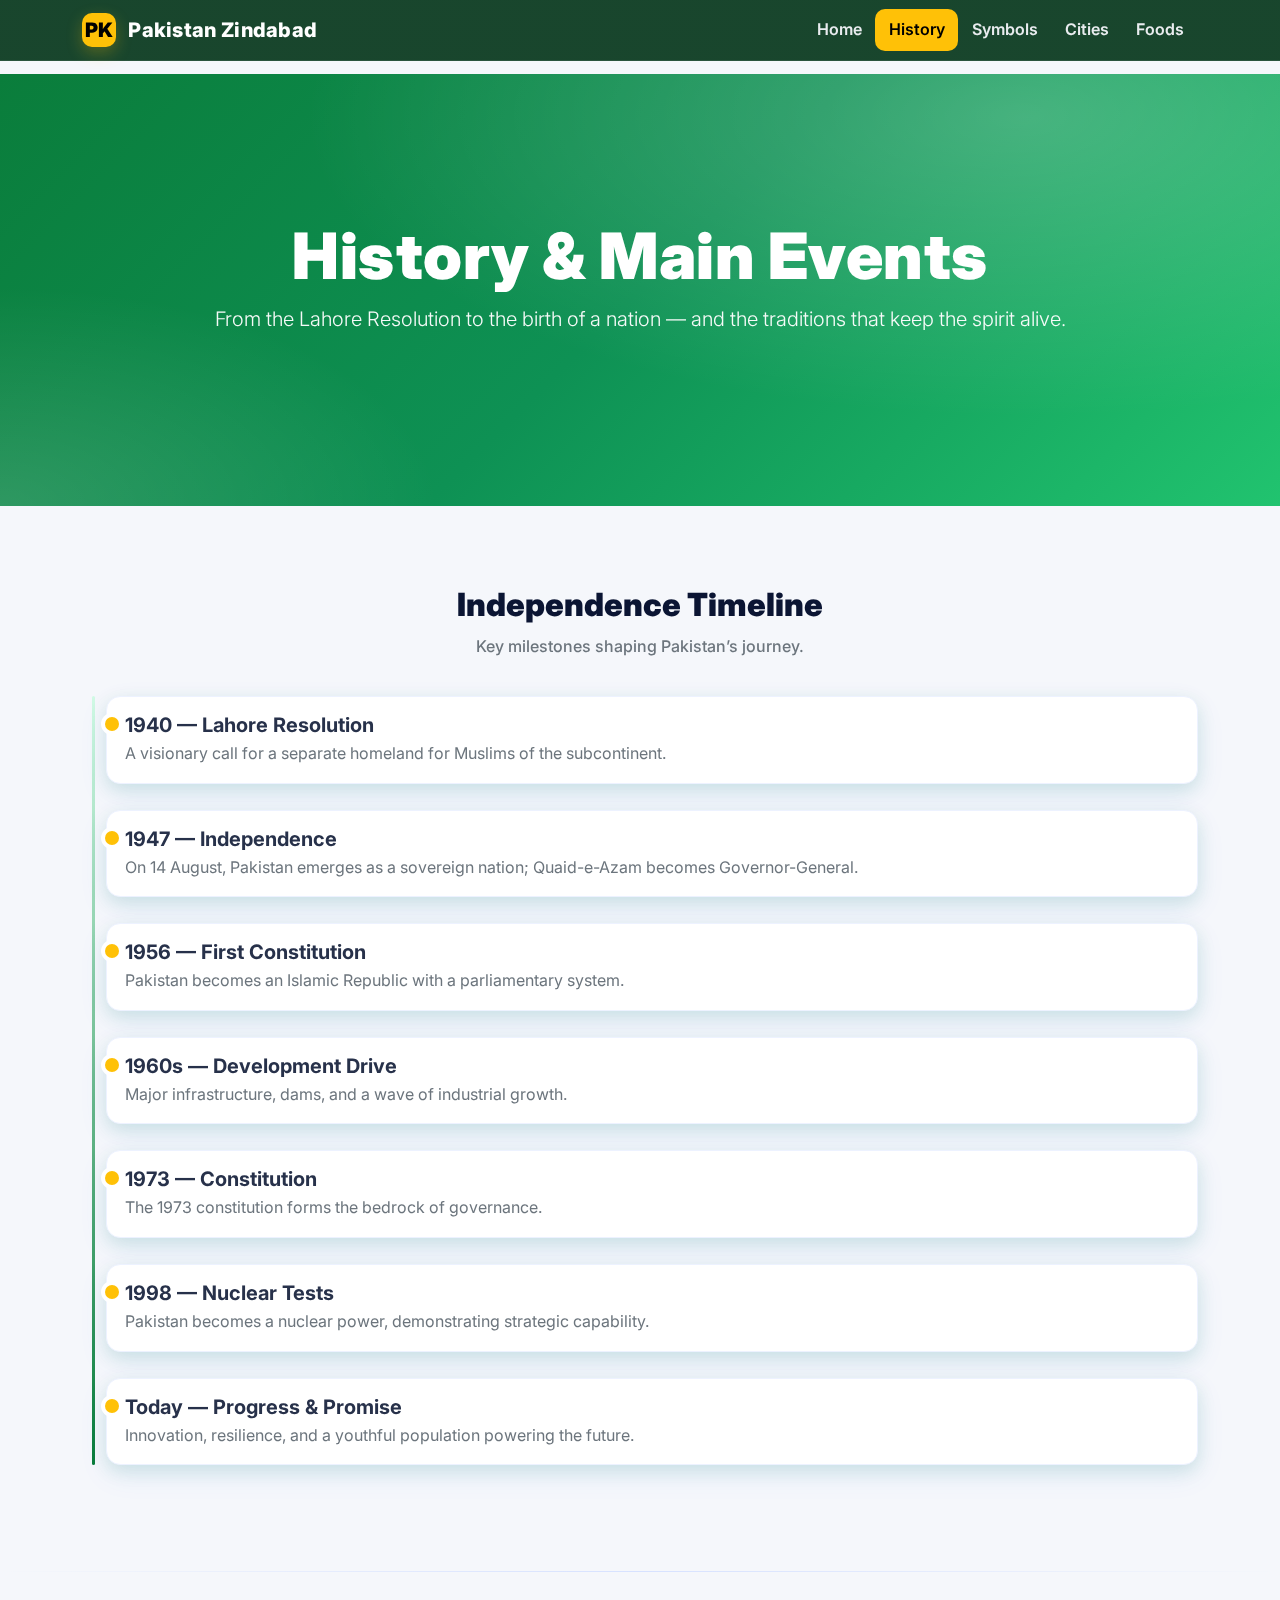
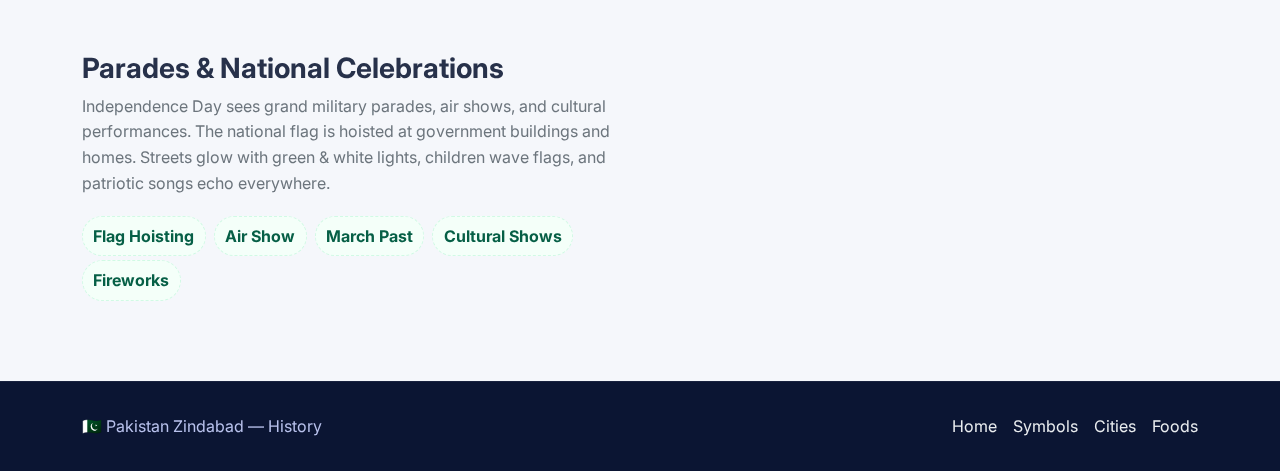
<file: history.html>
<!doctype html>
<html lang="en">
<head>
  <meta charset="utf-8">
  <meta name="viewport" content="width=device-width, initial-scale=1">
  <title>History & Main Events — Pakistan Independence</title>
  <meta name="description" content="Timeline of Pakistan's independence, main events, and parade traditions.">
  <link href="https://cdn.jsdelivr.net/npm/bootstrap@5.3.3/dist/css/bootstrap.min.css" rel="stylesheet">
  <link href="https://fonts.googleapis.com/css2?family=Inter:wght@400;500;700;800;900&display=swap" rel="stylesheet">
  <link rel="stylesheet" href="style.css">
</head>
<body>
<nav class="navbar navbar-expand-lg navbar-custom fixed-top">
  <div class="container">
    <a class="navbar-brand" href="index.html"><span class="logo-mark">PK</span> Pakistan Zindabad</a>
    <button class="navbar-toggler text-white" type="button" data-bs-toggle="collapse" data-bs-target="#nav"><span class="navbar-toggler-icon"></span></button>
    <div id="nav" class="collapse navbar-collapse">
      <ul class="navbar-nav ms-auto">
        <li class="nav-item"><a class="nav-link" href="index.html">Home</a></li>
        <li class="nav-item"><a class="nav-link active" href="history.html">History</a></li>
        <li class="nav-item"><a class="nav-link" href="symbols.html">Symbols</a></li>
        <li class="nav-item"><a class="nav-link" href="cities.html">Cities</a></li>
        <li class="nav-item"><a class="nav-link" href="foods.html">Foods</a></li>
      </ul>
    </div>
  </div>
</nav>

<header class="hero" style="min-height:48vh">
  <div class="wrap container">
    <h1>History & Main Events</h1>
    <p class="lead">From the Lahore Resolution to the birth of a nation — and the traditions that keep the spirit alive.</p>
  </div>
</header>

<section class="section">
  <div class="container">
    <div class="text-center">
      <h2 class="heading">Independence Timeline</h2>
      <p class="sub">Key milestones shaping Pakistan’s journey.</p>
    </div>

    <div class="timeline">
      <div class="ti">
        <h5 class="mb-1 fw-bold">1940 — Lahore Resolution</h5>
        <p class="mb-0 text-secondary">A visionary call for a separate homeland for Muslims of the subcontinent.</p>
      </div>
      <div class="ti">
        <h5 class="mb-1 fw-bold">1947 — Independence</h5>
        <p class="mb-0 text-secondary">On 14 August, Pakistan emerges as a sovereign nation; Quaid-e-Azam becomes Governor-General.</p>
      </div>
      <div class="ti">
        <h5 class="mb-1 fw-bold">1956 — First Constitution</h5>
        <p class="mb-0 text-secondary">Pakistan becomes an Islamic Republic with a parliamentary system.</p>
      </div>
      <div class="ti">
        <h5 class="mb-1 fw-bold">1960s — Development Drive</h5>
        <p class="mb-0 text-secondary">Major infrastructure, dams, and a wave of industrial growth.</p>
      </div>
      <div class="ti">
        <h5 class="mb-1 fw-bold">1973 — Constitution</h5>
        <p class="mb-0 text-secondary">The 1973 constitution forms the bedrock of governance.</p>
      </div>
      <div class="ti">
        <h5 class="mb-1 fw-bold">1998 — Nuclear Tests</h5>
        <p class="mb-0 text-secondary">Pakistan becomes a nuclear power, demonstrating strategic capability.</p>
      </div>
      <div class="ti">
        <h5 class="mb-1 fw-bold">Today — Progress & Promise</h5>
        <p class="mb-0 text-secondary">Innovation, resilience, and a youthful population powering the future.</p>
      </div>
    </div>
  </div>
</section>

<div class="hr-soft"></div>

<section class="section">
  <div class="container">
    <div class="row g-4 align-items-center">
      <div class="col-lg-6">
        <h3 class="fw-bold">Parades & National Celebrations</h3>
        <p class="text-secondary">Independence Day sees grand military parades, air shows, and cultural performances. The national flag is hoisted at government buildings and homes. Streets glow with green & white lights, children wave flags, and patriotic songs echo everywhere.</p>
        <div class="mt-2">
          <span class="tag">Flag Hoisting</span>
          <span class="tag">Air Show</span>
          <span class="tag">March Past</span>
          <span class="tag">Cultural Shows</span>
          <span class="tag">Fireworks</span>
        </div>
      </div>
      <div class="col-lg-6">
        
      </div>
    </div>
  </div>
</section>

<footer>
  <div class="container d-flex flex-column flex-md-row justify-content-between align-items-center">
    <p class="mb-2 mb-md-0">🇵🇰 Pakistan Zindabad — History</p>
    <div class="d-flex gap-3">
      <a href="index.html">Home</a>
      <a href="symbols.html">Symbols</a>
      <a href="cities.html">Cities</a>
      <a href="foods.html">Foods</a>
    </div>
  </div>
</footer>

<script src="https://cdn.jsdelivr.net/npm/bootstrap@5.3.3/dist/js/bootstrap.bundle.min.js"></script>
</body>
</html>
</file>
<file: style.css>
:root{
  --green:#0a7d3b;
  --green-dark:#075d2c;
  --green-ink:#05361b;
  --gold:#ffc107;
  --gold-deep:#e0a800;
  --ink:#0b1533;
  --ink-2:#111936;
  --muted:#6c757d;
  --light:#f5f7fb;
  --white:#ffffff;
  --card:linear-gradient(180deg,#ffffff, #f6f9ff);
  --hero:linear-gradient(135deg,#0a7d3b 0%, #0e9154 50%, #21c36f 100%);
  --shadow:0 10px 30px rgba(13,110,253,0.08), 0 6px 18px rgba(10,125,59,.12);
}

*{box-sizing:border-box}
html,body{height:100%}
body{
  font-family:"Inter",system-ui,-apple-system,Segoe UI,Roboto,Arial,Helvetica,sans-serif;
  background:var(--light);
  color:#27314a;
  line-height:1.6;
  padding-top:74px; /* space for fixed navbar */
}

/* NAVBAR */
.navbar-custom{
  background:linear-gradient(180deg, rgba(5,54,27,.92), rgba(5,54,27,.92));
  backdrop-filter:saturate(140%) blur(6px);
  border-bottom:1px solid rgba(255,255,255,.08);
}
.navbar-brand{color:#fff !important; font-weight:800; letter-spacing:.3px}
.navbar-brand .logo-mark{
  display:inline-grid; place-items:center; width:34px; height:34px;
  border-radius:10px; background:var(--gold); color:#000; margin-right:.5rem;
  font-weight:900; box-shadow:0 6px 16px rgba(255,193,7,.25);
}
.navbar-nav .nav-link{color:#e9ecef !important; font-weight:600; border-radius:10px; padding:.5rem .85rem !important}
.navbar-nav .nav-link:hover{background:rgba(255,255,255,.12); color:#fff !important}
.navbar-nav .nav-link.active{background:var(--gold); color:#000 !important}

/* HERO */
.hero{
  position:relative; min-height:78vh; display:grid; place-items:center; overflow:hidden;
  background:var(--hero);
}
.hero::before{
  content:""; position:absolute; inset:0;
  background:radial-gradient(1200px 500px at 80% 10%, rgba(255,255,255,.22), transparent 60%),
             radial-gradient(800px 400px at 0% 100%, rgba(255,255,255,.14), transparent 55%);
  mix-blend:overlay;
}
.hero .wrap{position:relative; z-index:2; text-align:center; color:#fff}
.hero h1{
  font-weight:900; letter-spacing:.5px; line-height:1.1; margin-bottom:.75rem;
  font-size:clamp(2.2rem, 4vw + 1rem, 4rem);
}
.hero p.lead{opacity:.96; max-width:900px; margin:0 auto 1.5rem}
.hero .cta .btn{padding:.8rem 1.25rem; border-radius:14px; font-weight:800}
.btn-gold{background:var(--gold); color:#000; border:none}
.btn-gold:hover{background:var(--gold-deep); color:#000}
.btn-outline{border:2px solid #fff; color:#fff}
.btn-outline:hover{background:#fff; color:#000}

/* SECTION FRAME */
.section{
  padding:80px 0;
}
.section .heading{
  margin-bottom:10px; font-weight:900; color:var(--ink);
}
.section .sub{
  color:var(--muted); max-width:760px; margin:0 auto 36px; font-weight:500;
}

/* CARDS */
.card-neo{
  background:var(--card); border:1px solid #eef2ff; border-radius:18px;
  box-shadow:var(--shadow); height:100%;
  transition:transform .2s ease, box-shadow .2s ease;
}
.card-neo:hover{transform:translateY(-6px)}
.card-neo .icon{
  width:54px; height:54px; border-radius:14px; display:grid; place-items:center;
  background:#e9f7ef; color:var(--green-dark); font-size:1.3rem; font-weight:900;
}

/* TIMELINE */
.timeline{
  position:relative; padding-left:24px;
}
.timeline::before{
  content:""; position:absolute; left:10px; top:0; bottom:0; width:3px; background:linear-gradient(#d1fae5,#0a7d3b);
  border-radius:3px;
}
.ti{position:relative; margin-bottom:26px; background:#fff; border:1px solid #edf2ff; border-radius:14px; padding:16px 18px; box-shadow:var(--shadow)}
.ti::after{
  content:""; position:absolute; left:-2px; top:20px; width:14px; height:14px; border-radius:50%;
  background:var(--gold); box-shadow:0 0 0 4px #fff;
}

/* GRID IMAGES */
.masonry{
  columns:1; column-gap:1rem;
}
.masonry .tile{
  break-inside:avoid; margin-bottom:1rem; border-radius:16px; overflow:hidden; border:1px solid #eef2ff; box-shadow:var(--shadow)
}
.masonry .tile img{width:100%; height:auto; display:block}

/* LIST TAGS */
.tag{
  display:inline-block; border:1px dashed #d1fae5; background:#f4fff9;
  color:#065f46; padding:.4rem .65rem; border-radius:100px; font-weight:700; margin:.25rem .25rem 0 0;
}

/* FOOTER */
footer{
  background:linear-gradient(180deg,#0b1533,#0b1533); color:#b8c1ec; padding:32px 0;
  border-top:1px solid rgba(255,255,255,.06);
}
footer a{color:#e9ecef; text-decoration:none}
footer a:hover{color:var(--gold)}

/* MEDIA QUERIES */
@media (min-width:576px){
  .masonry{columns:2}
}
@media (min-width:992px){
  .masonry{columns:3}
}
@media (max-width:575.98px){
  .hero{min-height:70vh}
  .section{padding:64px 0}
  .card-neo{border-radius:16px}
}

/* SMALL UTILITIES */
.caption{color:#6b7280; font-size:.9rem}
.hr-soft{height:1px; background:linear-gradient(90deg,transparent,#d7e2ff,transparent)}
</file>
